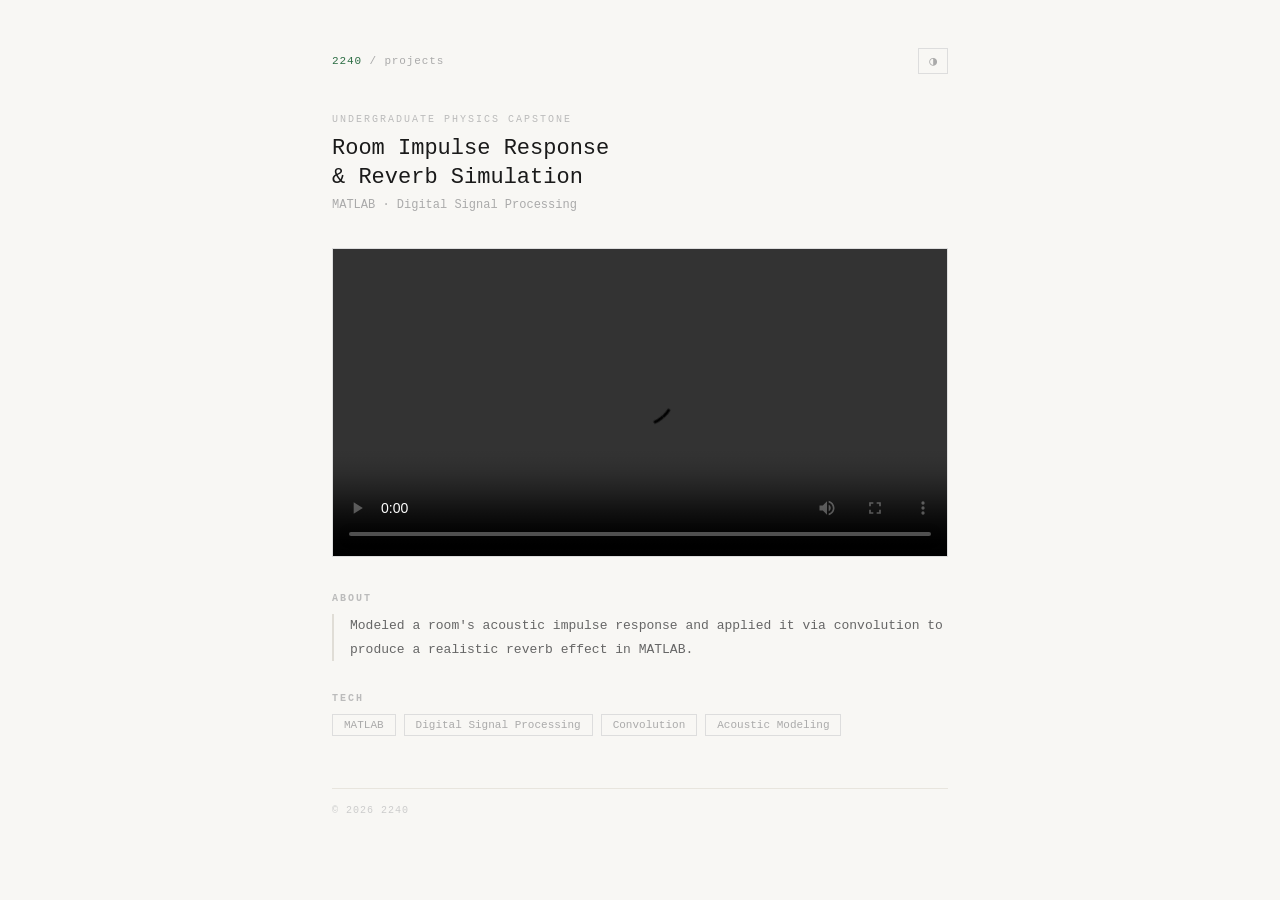
<file: matlab-reverb/index.html>
<!DOCTYPE html>
<html lang="en" data-theme="dark">
<head>
  <meta charset="UTF-8">
  <meta name="viewport" content="width=device-width, initial-scale=1.0">
  <title>Room Impulse Response &amp; Reverb Simulation — 2240</title>
  <style>
    [data-theme="dark"] {
      --bg:           #0a0a0a;
      --title:        #f2f2f2;
      --body:         #b0b0b0;
      --label:        #555;
      --meta:         #666;
      --brand:        #6dbf82;
      --desc-border:  #2a2a2a;
      --pill-border:  #2e2e2e;
      --pill-color:   #777;
      --video-bg:     #141414;
      --video-border: #252525;
      --tog-border:   #333;
      --tog-color:    #777;
      --foot-border:  #1e1e1e;
      --foot-color:   #333;
    }
    [data-theme="light"] {
      --bg:           #f8f7f4;
      --title:        #1a1a1a;
      --body:         #666;
      --label:        #bbb;
      --meta:         #aaa;
      --brand:        #2d6e45;
      --desc-border:  #e0ddd6;
      --pill-border:  #ddd;
      --pill-color:   #aaa;
      --video-bg:     #e8e6e0;
      --video-border: #ddd;
      --tog-border:   #ddd;
      --tog-color:    #aaa;
      --foot-border:  #e8e5de;
      --foot-color:   #ccc;
    }

    *, *::before, *::after { box-sizing: border-box; margin: 0; padding: 0; }

    body {
      background: var(--bg);
      color: var(--title);
      font-family: 'Menlo', 'Courier New', monospace;
      transition: background 0.2s, color 0.2s;
      min-height: 100svh;
    }

    .wrap { max-width: 680px; margin: 0 auto; padding: 48px 32px 64px; }

    .topbar {
      display: flex;
      align-items: center;
      justify-content: space-between;
      margin-bottom: 40px;
    }
    .breadcrumb { font-size: 11px; color: var(--meta); letter-spacing: 0.08em; }
    .brand { color: var(--brand); }

    .toggle-btn {
      background: none;
      border: 1px solid var(--tog-border);
      color: var(--tog-color);
      font-family: inherit;
      font-size: 13px;
      padding: 4px 10px;
      cursor: pointer;
      transition: border-color 0.1s, color 0.1s;
    }
    .toggle-btn:hover { border-color: var(--meta); color: var(--body); }

    .eyebrow {
      font-size: 10px;
      letter-spacing: 0.2em;
      text-transform: uppercase;
      color: var(--label);
      margin-bottom: 10px;
    }
    h1 {
      font-size: 22px;
      font-weight: normal;
      color: var(--title);
      line-height: 1.3;
      margin-bottom: 6px;
    }
    .meta-line { font-size: 12px; color: var(--meta); margin-bottom: 36px; }

    video {
      width: 100%;
      display: block;
      background: var(--video-bg);
      border: 1px solid var(--video-border);
      margin-bottom: 36px;
    }

    .section-label {
      font-size: 10px;
      letter-spacing: 0.2em;
      text-transform: uppercase;
      color: var(--label);
      margin-bottom: 10px;
    }
    .desc {
      font-size: 13px;
      line-height: 1.8;
      color: var(--body);
      border-left: 2px solid var(--desc-border);
      padding-left: 16px;
      margin-bottom: 32px;
    }

    .pills { display: flex; gap: 8px; flex-wrap: wrap; }
    .pill {
      font-size: 11px;
      padding: 4px 11px;
      border: 1px solid var(--pill-border);
      color: var(--pill-color);
    }

    footer {
      margin-top: 52px;
      padding-top: 16px;
      border-top: 1px solid var(--foot-border);
      font-size: 10px;
      color: var(--foot-color);
      letter-spacing: 0.1em;
    }

    @media (max-width: 480px) {
      .wrap { padding: 32px 20px 48px; }
      h1 { font-size: 18px; }
    }
  </style>
</head>
<body>
  <div class="wrap">
    <div class="topbar">
      <span class="breadcrumb"><span class="brand">2240</span> / projects</span>
      <button class="toggle-btn" id="theme-toggle" aria-label="Toggle light/dark theme">◑</button>
    </div>

    <div class="eyebrow">Undergraduate Physics Capstone</div>
    <h1>Room Impulse Response<br>&amp; Reverb Simulation</h1>
    <p class="meta-line">MATLAB · Digital Signal Processing</p>

    <video src="matlab-reverb.mp4" controls playsinline
           aria-label="Demo: Room Impulse Response and Reverb Simulation">
      Your browser does not support the video tag.
    </video>

    <h2 class="section-label">About</h2>
    <p class="desc">Modeled a room's acoustic impulse response and applied it via convolution to produce a realistic reverb effect in MATLAB.</p>

    <h2 class="section-label">Tech</h2>
    <div class="pills">
      <span class="pill">MATLAB</span>
      <span class="pill">Digital Signal Processing</span>
      <span class="pill">Convolution</span>
      <span class="pill">Acoustic Modeling</span>
    </div>

    <footer>© 2026 2240</footer>
  </div>

  <script>
    (function () {
      var stored    = localStorage.getItem('theme');
      var preferred = window.matchMedia('(prefers-color-scheme: dark)').matches ? 'dark' : 'light';
      document.documentElement.setAttribute('data-theme', stored || preferred);
      document.getElementById('theme-toggle').setAttribute('aria-pressed', (stored || preferred) === 'dark' ? 'true' : 'false');

      document.getElementById('theme-toggle').addEventListener('click', function () {
        var current = document.documentElement.getAttribute('data-theme');
        var next    = current === 'dark' ? 'light' : 'dark';
        document.documentElement.setAttribute('data-theme', next);
        localStorage.setItem('theme', next);
        this.setAttribute('aria-pressed', next === 'dark' ? 'true' : 'false');
      });
    })();
  </script>
</body>
</html>
</file>
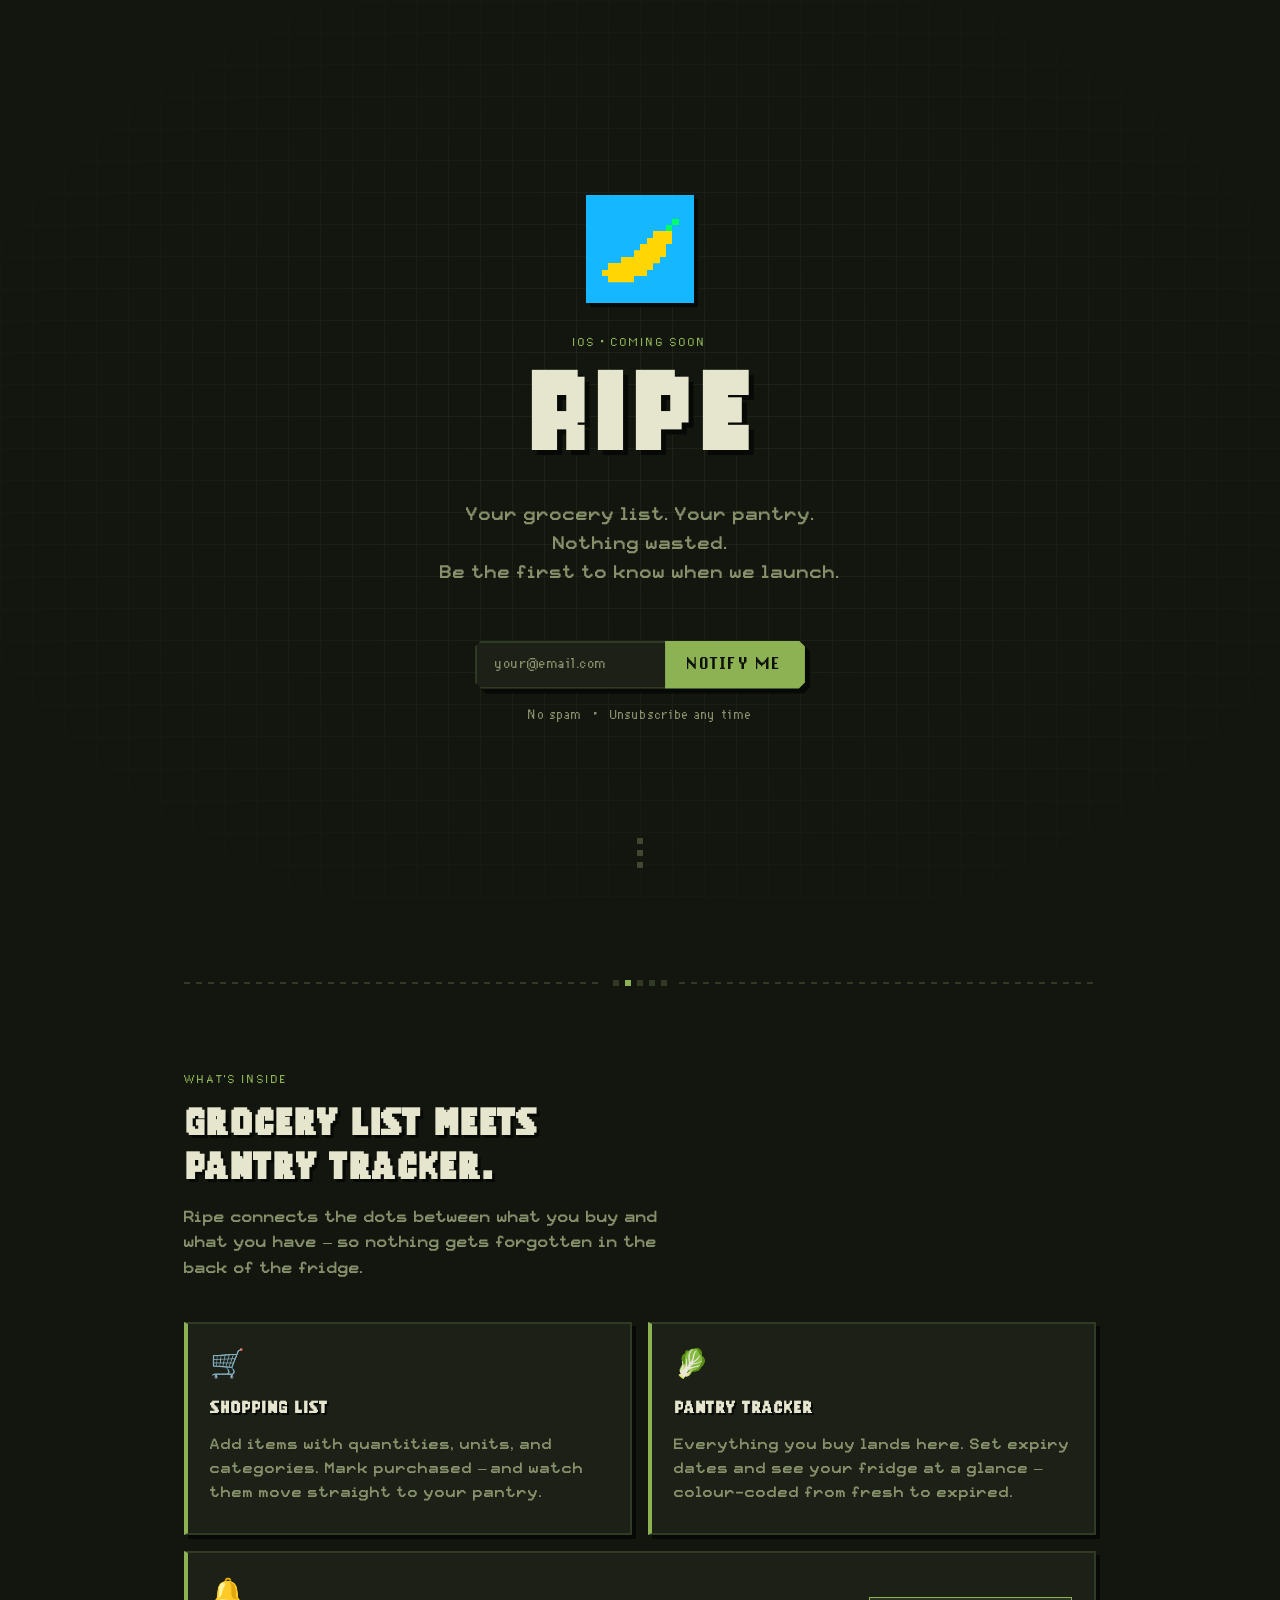
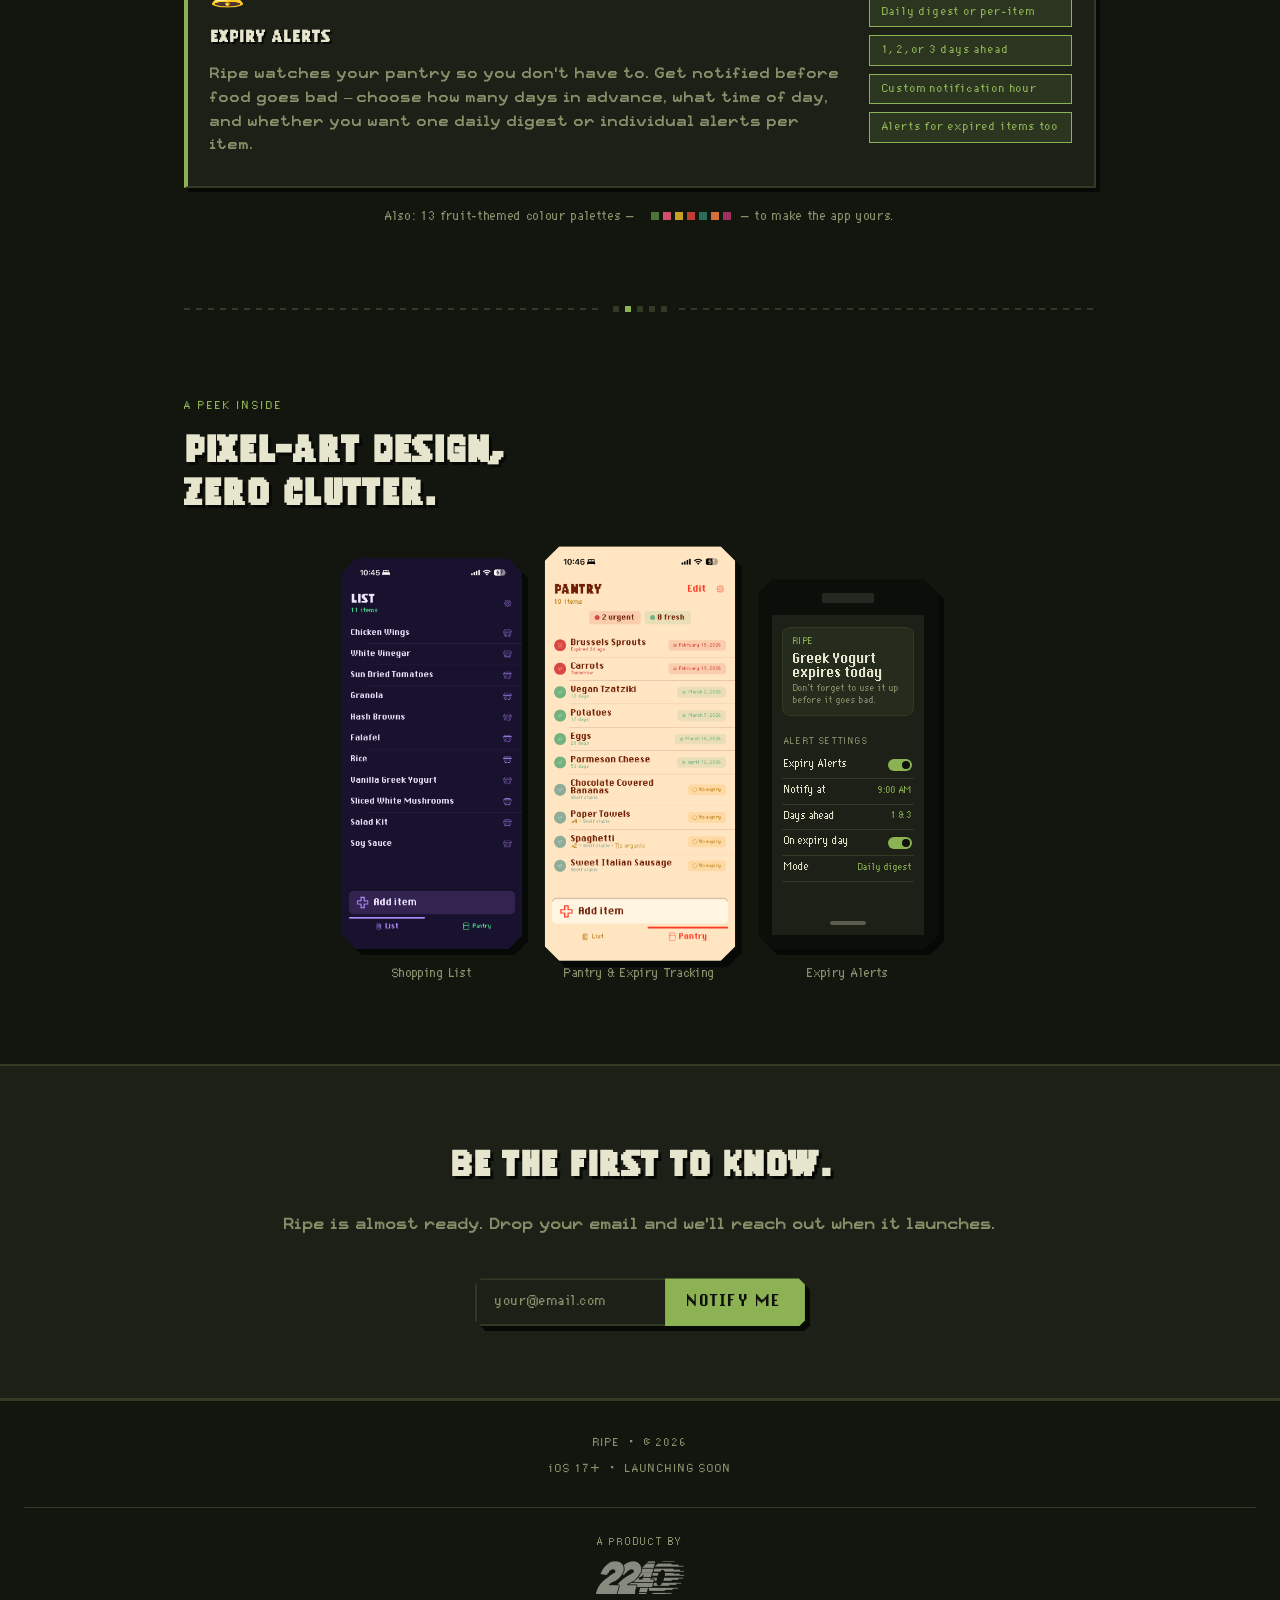
<file: ripe/index.html>
<!DOCTYPE html>
<html lang="en">
<head>
  <meta charset="UTF-8">
  <meta name="viewport" content="width=device-width, initial-scale=1.0">
  <title>Ripe — Coming Soon</title>
  <meta name="description" content="Ripe is almost ready. A grocery list and pantry tracker for iOS with a pixel-art twist. Sign up to be notified at launch.">

  <style>
    /* ── Pixel fonts ── */
    @font-face {
      font-family: 'PixelTitle';
      src: url('fonts/title Pixel Font.ttf') format('truetype');
      font-weight: normal;
      font-style: normal;
    }
    @font-face {
      font-family: 'PixelUI';
      src: url('fonts/DePixelKlein.otf') format('opentype');
      font-weight: normal;
      font-style: normal;
    }
    @font-face {
      font-family: 'PixelUI';
      src: url('fonts/DePixelHalbfett.otf') format('opentype');
      font-weight: bold;
      font-style: normal;
    }
    /* Legible pixel font for body/paragraph text */
    @font-face {
      font-family: 'PixelBody';
      src: url('fonts/Extra Legible Pixel -v1.1.0.ttf') format('truetype');
      font-weight: normal;
      font-style: normal;
    }

    /* ── Design tokens (Avocado dark) ── */
    :root {
      --bg:         #13150F;
      --surface:    #1C2016;
      --surface-2:  #252B1D;
      --border:     #303A24;
      --accent:     #8CB254;
      --accent-dim: rgba(140, 178, 84, 0.14);
      --text:       #E6E6CE;
      --text-dim:   #86906A;
      --shadow:     #070906;

      /* Urgency colours */
      --red:    #D94740;
      --orange: #EB8C4D;
      --yellow: #E0BF59;
      --green:  #73B380;
      --sage:   #8CAE99;

      --step: 6px;
      --font-pixel-title: 'PixelTitle', 'Courier New', monospace;
      --font-pixel-ui:    'PixelUI',    'Courier New', monospace;
      --font-pixel-body:  'PixelBody',  'Courier New', monospace;
    }

    /* ── Reset ── */
    *, *::before, *::after { box-sizing: border-box; margin: 0; padding: 0; }
    html { scroll-behavior: smooth; }

    body {
      background: var(--bg);
      color: var(--text);
      font-family: var(--font-pixel-body);
      line-height: 1.65;
      overflow-x: hidden;
    }

    a { color: inherit; }
    img { display: block; }

    /* ── Pixel utilities ── */
    .px-label {
      font-family: var(--font-pixel-ui);
      font-size: 10px;
      letter-spacing: 0.2em;
      text-transform: uppercase;
      color: var(--accent);
    }

    /* Pixel divider */
    .px-divider {
      display: flex;
      align-items: center;
      gap: 12px;
      margin: 0 auto;
      max-width: 960px;
      padding: 80px 24px 0;
    }
    .px-divider::before,
    .px-divider::after {
      content: '';
      flex: 1;
      height: 2px;
      background: repeating-linear-gradient(
        90deg,
        var(--border) 0px,
        var(--border) 6px,
        transparent 6px,
        transparent 12px
      );
    }
    .px-divider-dots {
      display: flex;
      gap: 6px;
    }
    .px-divider-dots span {
      display: block;
      width: 6px;
      height: 6px;
      background: var(--border);
    }
    .px-divider-dots span:nth-child(2) { background: var(--accent); }

    /* ── Hero ── */
    .hero {
      min-height: 100svh;
      display: flex;
      flex-direction: column;
      align-items: center;
      justify-content: center;
      text-align: center;
      padding: 100px 24px 80px;
      position: relative;
      overflow: hidden;
    }

    .hero::before {
      content: '';
      position: absolute;
      inset: 0;
      background-image:
        linear-gradient(var(--border) 1px, transparent 1px),
        linear-gradient(90deg, var(--border) 1px, transparent 1px);
      background-size: 32px 32px;
      opacity: 0.35;
      pointer-events: none;
    }

    .hero-vignette {
      position: absolute;
      inset: 0;
      background: radial-gradient(ellipse 65% 65% at 50% 50%, transparent 20%, var(--bg) 100%);
      pointer-events: none;
    }

    .hero-content {
      position: relative;
      z-index: 2;
      max-width: 580px;
    }

    .hero-logo-wrap { margin-bottom: 32px; }
    .hero-logo {
      width: 108px;
      height: 108px;
      object-fit: contain;
      image-rendering: pixelated;
      filter: drop-shadow(4px 4px 0 var(--shadow));
      margin: 0 auto;
    }

    .hero-eyebrow { margin-bottom: 16px; }

    .hero-title {
      font-family: var(--font-pixel-title);
      font-size: clamp(72px, 16vw, 110px);
      color: var(--text);
      line-height: 1;
      letter-spacing: 0.04em;
      margin-bottom: 24px;
      text-shadow: 5px 5px 0 var(--shadow);
    }

    .hero-tagline {
      font-family: var(--font-pixel-body);
      font-size: clamp(14px, 2.2vw, 17px);
      color: var(--text-dim);
      max-width: 400px;
      margin: 0 auto 52px;
      line-height: 1.7;
    }

    /* CTA button */
    .cta-wrap {
      display: inline-block;
      filter: drop-shadow(5px 5px 0 var(--shadow));
      transition: filter 0.08s ease, transform 0.08s ease;
    }
    .cta-wrap:hover {
      filter: drop-shadow(7px 7px 0 var(--shadow));
      transform: translate(-1px, -1px);
    }
    .cta-wrap:active {
      filter: drop-shadow(2px 2px 0 var(--shadow));
      transform: translate(3px, 3px);
    }

    .cta-primary {
      display: inline-block;
      padding: 15px 40px;
      background: var(--accent);
      color: #0E1009;
      font-family: var(--font-pixel-ui);
      font-weight: bold;
      font-size: 13px;
      letter-spacing: 0.14em;
      text-transform: uppercase;
      text-decoration: none;
      clip-path: polygon(
        var(--step) 0%, calc(100% - var(--step)) 0%,
        100% var(--step), 100% calc(100% - var(--step)),
        calc(100% - var(--step)) 100%, var(--step) 100%,
        0% calc(100% - var(--step)), 0% var(--step)
      );
      transition: background 0.1s;
    }
    .cta-primary:hover { background: #9CC860; }

    .hero-platform {
      margin-top: 18px;
      font-family: var(--font-pixel-ui);
      font-size: 11px;
      color: var(--text-dim);
      letter-spacing: 0.1em;
    }

    /* Scroll indicator */
    .hero-scroll {
      position: absolute;
      bottom: 32px;
      left: 50%;
      transform: translateX(-50%);
      z-index: 2;
      display: flex;
      flex-direction: column;
      align-items: center;
      gap: 6px;
      opacity: 0.4;
    }
    .hero-scroll span {
      display: block;
      width: 6px;
      height: 6px;
      background: var(--text-dim);
      animation: scrolldot 1.4s infinite;
    }
    .hero-scroll span:nth-child(2) { animation-delay: 0.2s; }
    .hero-scroll span:nth-child(3) { animation-delay: 0.4s; }
    @keyframes scrolldot {
      0%, 100% { opacity: 0.2; transform: translateY(0); }
      50%       { opacity: 1;   transform: translateY(3px); }
    }

    /* ── Shared section wrapper ── */
    .section {
      max-width: 960px;
      margin: 80px auto 0;
      padding: 0 24px;
    }

    .section-header { margin-bottom: 40px; }
    .section-header h2 {
      font-family: var(--font-pixel-title);
      font-size: clamp(26px, 4vw, 38px);
      color: var(--text);
      line-height: 1.15;
      margin-top: 12px;
      text-shadow: 3px 3px 0 var(--shadow);
    }
    .section-header p {
      font-family: var(--font-pixel-body);
      margin-top: 14px;
      color: var(--text-dim);
      font-size: 15px;
      max-width: 500px;
      line-height: 1.7;
    }

    /* ── Features ── */
    .features-grid {
      display: grid;
      grid-template-columns: 1fr 1fr;
      gap: 16px;
    }

    .feature-card {
      background: var(--surface);
      border: 2px solid var(--border);
      border-left: 4px solid var(--accent);
      padding: 28px 22px;
      box-shadow: 4px 4px 0 var(--shadow);
      transition: transform 0.12s, box-shadow 0.12s;
    }
    .feature-card:hover {
      transform: translate(-2px, -2px);
      box-shadow: 6px 6px 0 var(--shadow);
    }

    .feature-icon {
      font-size: 28px;
      margin-bottom: 14px;
      display: block;
      line-height: 1;
    }
    .feature-title {
      font-family: var(--font-pixel-title);
      font-size: 18px;
      color: var(--text);
      margin-bottom: 10px;
      text-shadow: 2px 2px 0 var(--shadow);
    }
    .feature-desc {
      font-family: var(--font-pixel-body);
      font-size: 14px;
      color: var(--text-dim);
      line-height: 1.7;
    }

    /* Wide notification card */
    .feature-card.wide {
      grid-column: 1 / -1;
      display: grid;
      grid-template-columns: 1fr auto;
      gap: 28px;
      align-items: center;
    }

    .notif-tags {
      display: flex;
      flex-direction: column;
      gap: 8px;
      flex-shrink: 0;
    }

    .notif-tag {
      font-family: var(--font-pixel-ui);
      font-size: 10px;
      letter-spacing: 0.08em;
      padding: 6px 12px;
      background: var(--accent-dim);
      border: 1px solid var(--accent);
      color: var(--accent);
      white-space: nowrap;
    }

    /* Themes footnote */
    .themes-footnote {
      margin-top: 20px;
      font-family: var(--font-pixel-ui);
      font-size: 11px;
      color: var(--text-dim);
      letter-spacing: 0.06em;
      text-align: center;
    }
    .themes-footnote span {
      display: inline-flex;
      gap: 4px;
      align-items: center;
    }
    .theme-dot {
      display: inline-block;
      width: 8px;
      height: 8px;
    }

    /* ── Screenshots ── */
    .screens-row {
      display: flex;
      gap: 28px;
      align-items: flex-end;
      justify-content: center;
      flex-wrap: wrap;
    }

    .screen-unit {
      display: flex;
      flex-direction: column;
      align-items: center;
      gap: 16px;
    }

    /* phone-wrap carries the drop-shadow; clip-path on .phone clips the shape.
       They must be on separate elements — filter+clip-path on the same element
       causes the shadow to be clipped away. */
    .phone-wrap {
      filter: drop-shadow(6px 6px 0 var(--shadow));
      flex-shrink: 0;
    }
    .screen-unit.featured .phone-wrap { transform: scale(1.06); }

    .phone {
      width: 180px;
      background: #0C0E0A;
      padding: 14px;
      clip-path: polygon(
        14px 0%, calc(100% - 14px) 0%,
        100% 14px, 100% calc(100% - 14px),
        calc(100% - 14px) 100%, 14px 100%,
        0% calc(100% - 14px), 0% 14px
      );
    }

    .phone-island {
      width: 52px;
      height: 10px;
      background: #252820;
      border-radius: 2px;
      margin: 0 auto 12px;
    }

    .phone-screen {
      background: var(--surface);
      height: 320px;
      overflow: hidden;
      position: relative;
    }

    .phone-indicator {
      position: absolute;
      bottom: 10px;
      left: 50%;
      transform: translateX(-50%);
      width: 36px;
      height: 4px;
      background: var(--text);
      border-radius: 2px;
      opacity: 0.3;
    }

    /* Screen 3: Notifications (CSS-drawn, no screenshot available) */
    .screen-notif {
      padding: 12px 10px 0;
      display: flex;
      flex-direction: column;
      gap: 0;
    }
    .screen-notif-banner {
      background: var(--surface-2);
      border: 1px solid var(--border);
      border-radius: 8px;
      padding: 8px 10px;
      margin-bottom: 12px;
    }
    .banner-app {
      font-family: var(--font-pixel-ui);
      font-size: 8px;
      color: var(--accent);
      letter-spacing: 0.1em;
      margin-bottom: 3px;
    }
    .banner-title {
      font-family: var(--font-pixel-ui);
      font-size: 9px;
      font-weight: bold;
      color: var(--text);
      margin-bottom: 2px;
    }
    .banner-body {
      font-family: var(--font-pixel-ui);
      font-size: 8px;
      color: var(--text-dim);
      line-height: 1.4;
    }
    .notif-section-label {
      font-family: var(--font-pixel-ui);
      font-size: 8px;
      letter-spacing: 0.15em;
      text-transform: uppercase;
      color: var(--text-dim);
      margin: 8px 0 4px;
      padding-left: 2px;
    }
    .notif-row {
      display: flex;
      align-items: center;
      justify-content: space-between;
      padding: 5px 2px;
      border-bottom: 1px solid var(--border);
    }
    .notif-row-label {
      font-family: var(--font-pixel-ui);
      font-size: 9px;
      color: var(--text);
    }
    .notif-row-val {
      font-family: var(--font-pixel-ui);
      font-size: 8px;
      color: var(--accent);
    }
    .notif-toggle {
      width: 24px;
      height: 12px;
      background: var(--accent);
      border-radius: 6px;
      position: relative;
    }
    .notif-toggle::after {
      content: '';
      position: absolute;
      right: 2px;
      top: 2px;
      width: 8px;
      height: 8px;
      background: #0E1009;
      border-radius: 50%;
    }

    .screen-caption {
      font-family: var(--font-pixel-ui);
      font-size: 11px;
      color: var(--text-dim);
      letter-spacing: 0.04em;
      text-align: center;
    }

    /* ── Bottom CTA strip ── */
    .cta-strip {
      background: var(--surface);
      border-top: 2px solid var(--border);
      border-bottom: 2px solid var(--border);
      padding: 72px 24px;
      text-align: center;
      margin-top: 80px;
    }
    .cta-strip h2 {
      font-family: var(--font-pixel-title);
      font-size: clamp(24px, 4vw, 36px);
      color: var(--text);
      margin-bottom: 16px;
      text-shadow: 3px 3px 0 var(--shadow);
    }
    .cta-strip p {
      font-family: var(--font-pixel-body);
      color: var(--text-dim);
      font-size: 15px;
      margin-bottom: 40px;
      line-height: 1.7;
    }

    /* ── Footer ── */
    footer {
      padding: 32px 24px 40px;
      text-align: center;
      border-top: 1px solid var(--border);
    }
    footer p {
      font-family: var(--font-pixel-ui);
      font-size: 10px;
      color: var(--text-dim);
      letter-spacing: 0.1em;
      line-height: 2;
    }
    .footer-maker {
      display: flex;
      flex-direction: column;
      align-items: center;
      gap: 10px;
      margin-top: 28px;
      padding-top: 28px;
      border-top: 1px solid var(--border);
    }
    .footer-maker-label {
      font-family: var(--font-pixel-ui);
      font-size: 9px;
      letter-spacing: 0.2em;
      text-transform: uppercase;
      color: var(--text-dim);
    }
    .footer-maker-logo {
      width: 88px;
      opacity: 0.55;
      image-rendering: pixelated;
      transition: opacity 0.2s;
    }
    .footer-maker-logo:hover { opacity: 0.85; }

    /* Screenshot phones — image fills the bezel edge-to-edge */
    .phone-screenshot { padding: 0; }
    .phone-screenshot img { width: 100%; display: block; }

    /* ── Mailchimp signup form ── */
    .mc-form-wrap {
      display: inline-block;
      filter: drop-shadow(5px 5px 0 var(--shadow));
      transition: filter 0.08s ease, transform 0.08s ease;
    }
    .mc-form-wrap:focus-within {
      filter: drop-shadow(7px 7px 0 var(--shadow));
      transform: translate(-1px, -1px);
    }
    .mc-form {
      display: flex;
      gap: 0;
    }
    .mc-email-input {
      flex: 1;
      padding: 15px 18px;
      background: var(--surface);
      border: 2px solid var(--border);
      border-right: none;
      color: var(--text);
      font-family: var(--font-pixel-ui);
      font-size: 12px;
      letter-spacing: 0.04em;
      outline: none;
      min-width: 0;
      clip-path: polygon(
        6px 0%, 100% 0%,
        100% 100%, 6px 100%,
        0% calc(100% - 6px), 0% 6px
      );
      transition: border-color 0.1s;
    }
    .mc-email-input::placeholder { color: var(--text-dim); }
    .mc-email-input:focus { border-color: var(--accent); }
    .mc-submit-btn {
      padding: 15px 22px;
      background: var(--accent);
      color: #0E1009;
      font-family: var(--font-pixel-ui);
      font-weight: bold;
      font-size: 11px;
      letter-spacing: 0.14em;
      text-transform: uppercase;
      border: none;
      cursor: pointer;
      white-space: nowrap;
      clip-path: polygon(
        0% 0%, calc(100% - 6px) 0%,
        100% 6px, 100% calc(100% - 6px),
        calc(100% - 6px) 100%, 0% 100%
      );
      transition: background 0.1s;
    }
    .mc-submit-btn:hover { background: #9CC860; }
    .mc-badge {
      margin-top: 10px;
      font-family: var(--font-pixel-ui);
      font-size: 9px;
      color: var(--text-dim);
      letter-spacing: 0.06em;
      opacity: 0.5;
    }
    .mc-badge a { color: var(--text-dim); text-decoration: none; }

    /* ── Responsive ── */
    @media (max-width: 640px) {
      .features-grid          { grid-template-columns: 1fr; }
      .feature-card.wide      { grid-template-columns: 1fr; }
      .notif-tags             { flex-direction: row; flex-wrap: wrap; }
      .screens-row            { gap: 16px; }
      .screen-unit.featured .phone { transform: none; }
      .phone                  { width: 150px; }
      .phone-screen           { height: 268px; }
      .mc-form-wrap           { width: 100%; max-width: 360px; }
      .mc-form                { width: 100%; }
      .mc-email-input         { font-size: 16px; /* prevent iOS zoom */ }
    }
  </style>
</head>
<body>

  <!-- ════════════════════════ HERO -->
  <section class="hero">
    <div class="hero-vignette"></div>

    <div class="hero-content">
      <div class="hero-logo-wrap">
        <img
          src="Logo Main 2.6.26.png"
          alt="Ripe — pixel-art grocery basket"
          class="hero-logo"
        >
      </div>

      <p class="hero-eyebrow px-label">iOS · Coming Soon</p>

      <h1 class="hero-title">RIPE</h1>

      <p class="hero-tagline">
        Your grocery list. Your pantry. Nothing wasted.<br>
        Be the first to know when we launch.
      </p>

      <div class="mc-form-wrap">
        <form
          action="https://2240.us4.list-manage.com/subscribe/post?u=0ad2dc110b607b7f27fe0ddf1&amp;id=d23ccdf0e0&amp;f_id=009d6aeaf0"
          method="post"
          id="mc-embedded-subscribe-form-hero"
          name="mc-embedded-subscribe-form"
          class="mc-form"
          target="_self"
          novalidate
        >
          <input
            type="email"
            value=""
            name="EMAIL"
            class="mc-email-input"
            id="mce-EMAIL-hero"
            placeholder="your@email.com"
            required
            aria-label="Email address"
          >
          <div style="position:absolute;left:-5000px;" aria-hidden="true">
            <input type="text" name="b_0ad2dc110b607b7f27fe0ddf1_d23ccdf0e0" tabindex="-1" value="">
          </div>
          <input type="submit" value="Notify me" name="subscribe" class="mc-submit-btn">
        </form>
      </div>

      <p class="hero-platform">No spam &nbsp;·&nbsp; Unsubscribe any time</p>
    </div>

    <div class="hero-scroll" aria-hidden="true">
      <span></span><span></span><span></span>
    </div>
  </section>

  <!-- ════════════════════════ FEATURES -->
  <div class="px-divider" aria-hidden="true">
    <div class="px-divider-dots">
      <span></span><span></span><span></span><span></span><span></span>
    </div>
  </div>

  <div class="section">
    <div class="section-header">
      <span class="px-label">What's inside</span>
      <h2>Grocery list meets<br>pantry tracker.</h2>
      <p>Ripe connects the dots between what you buy and what you have — so nothing gets forgotten in the back of the fridge.</p>
    </div>

    <div class="features-grid">

      <div class="feature-card">
        <span class="feature-icon">🛒</span>
        <div class="feature-title">Shopping List</div>
        <p class="feature-desc">Add items with quantities, units, and categories. Mark purchased — and watch them move straight to your pantry.</p>
      </div>

      <div class="feature-card">
        <span class="feature-icon">🥬</span>
        <div class="feature-title">Pantry Tracker</div>
        <p class="feature-desc">Everything you buy lands here. Set expiry dates and see your fridge at a glance — colour-coded from fresh to expired.</p>
      </div>

      <!-- Notifications — full-width featured card -->
      <div class="feature-card wide">
        <div>
          <span class="feature-icon">🔔</span>
          <div class="feature-title">Expiry Alerts</div>
          <p class="feature-desc">
            Ripe watches your pantry so you don't have to. Get notified before food goes bad —
            choose how many days in advance, what time of day, and whether you want one
            daily digest or individual alerts per item.
          </p>
        </div>
        <div class="notif-tags">
          <span class="notif-tag">Daily digest or per-item</span>
          <span class="notif-tag">1, 2, or 3 days ahead</span>
          <span class="notif-tag">Custom notification hour</span>
          <span class="notif-tag">Alerts for expired items too</span>
        </div>
      </div>

    </div>

    <!-- Themes: brief mention only -->
    <p class="themes-footnote">
      Also: 13 fruit-themed colour palettes — &nbsp;
      <span>
        <span class="theme-dot" style="background:#4E7336"></span>
        <span class="theme-dot" style="background:#D44E6A"></span>
        <span class="theme-dot" style="background:#C8A020"></span>
        <span class="theme-dot" style="background:#C04030"></span>
        <span class="theme-dot" style="background:#2A6E5A"></span>
        <span class="theme-dot" style="background:#D4703A"></span>
        <span class="theme-dot" style="background:#A03060"></span>
      </span>
      &nbsp;— to make the app yours.
    </p>
  </div>

  <!-- ════════════════════════ SCREENSHOTS -->
  <div class="px-divider" aria-hidden="true">
    <div class="px-divider-dots">
      <span></span><span></span><span></span><span></span><span></span>
    </div>
  </div>

  <div class="section">
    <div class="section-header">
      <span class="px-label">A peek inside</span>
      <h2>Pixel-art design,<br>zero clutter.</h2>
    </div>

    <div class="screens-row">

      <!-- Phone 1: Shopping List (real screenshot) -->
      <div class="screen-unit">
        <div class="phone-wrap">
          <div class="phone phone-screenshot">
            <img
              src="screenshot-list.png"
              alt="Ripe shopping list — 11 items including Chicken Wings, Granola, and Falafel"
            >
          </div>
        </div>
        <span class="screen-caption">Shopping List</span>
      </div>

      <!-- Phone 2: Pantry (featured, real screenshot) -->
      <div class="screen-unit featured">
        <div class="phone-wrap">
          <div class="phone phone-screenshot">
            <img
              src="screenshot-pantry.png"
              alt="Ripe pantry view — colour-coded expiry tracking from expired to shelf stable"
            >
          </div>
        </div>
        <span class="screen-caption">Pantry &amp; Expiry Tracking</span>
      </div>

      <!-- Phone 3: Notifications -->
      <div class="screen-unit">
        <div class="phone-wrap">
        <div class="phone">
          <div class="phone-island"></div>
          <div class="phone-screen">
            <div class="screen-notif">
              <!-- Mock iOS notification banner -->
              <div class="screen-notif-banner">
                <div class="banner-app">RIPE</div>
                <div class="banner-title">Greek Yogurt expires today</div>
                <div class="banner-body">Don't forget to use it up before it goes bad.</div>
              </div>
              <div class="notif-section-label">Alert Settings</div>
              <div class="notif-row">
                <span class="notif-row-label">Expiry Alerts</span>
                <div class="notif-toggle"></div>
              </div>
              <div class="notif-row">
                <span class="notif-row-label">Notify at</span>
                <span class="notif-row-val">9:00 AM</span>
              </div>
              <div class="notif-row">
                <span class="notif-row-label">Days ahead</span>
                <span class="notif-row-val">1 &amp; 3</span>
              </div>
              <div class="notif-row">
                <span class="notif-row-label">On expiry day</span>
                <div class="notif-toggle"></div>
              </div>
              <div class="notif-row">
                <span class="notif-row-label">Mode</span>
                <span class="notif-row-val">Daily digest</span>
              </div>
            </div>
            <div class="phone-indicator"></div>
          </div>
        </div>
        </div>
        <span class="screen-caption">Expiry Alerts</span>
      </div>

    </div>
  </div>

  <!-- ════════════════════════ BOTTOM CTA -->
  <div class="cta-strip">
    <h2>Be the first to know.</h2>
    <p>Ripe is almost ready. Drop your email and we'll reach out when it launches.</p>
    <div class="mc-form-wrap">
      <form
        action="https://2240.us4.list-manage.com/subscribe/post?u=0ad2dc110b607b7f27fe0ddf1&amp;id=d23ccdf0e0&amp;f_id=009d6aeaf0"
        method="post"
        id="mc-embedded-subscribe-form-footer"
        name="mc-embedded-subscribe-form"
        class="mc-form"
        target="_self"
        novalidate
      >
        <input
          type="email"
          value=""
          name="EMAIL"
          class="mc-email-input"
          id="mce-EMAIL-footer"
          placeholder="your@email.com"
          required
          aria-label="Email address"
        >
        <div style="position:absolute;left:-5000px;" aria-hidden="true">
          <input type="text" name="b_0ad2dc110b607b7f27fe0ddf1_d23ccdf0e0" tabindex="-1" value="">
        </div>
        <input type="submit" value="Notify me" name="subscribe" class="mc-submit-btn">
      </form>
    </div>
  </div>

  <!-- ════════════════════════ FOOTER -->
  <footer>
    <p>RIPE &nbsp;·&nbsp; © 2026</p>
    <p style="margin-top:6px">iOS 17+ &nbsp;·&nbsp; LAUNCHING SOON</p>
    <div class="footer-maker">
      <span class="footer-maker-label">a product by</span>
      <img src="logo-2240.png" alt="22 40" class="footer-maker-logo">
    </div>
  </footer>

</body>
</html>
</file>
